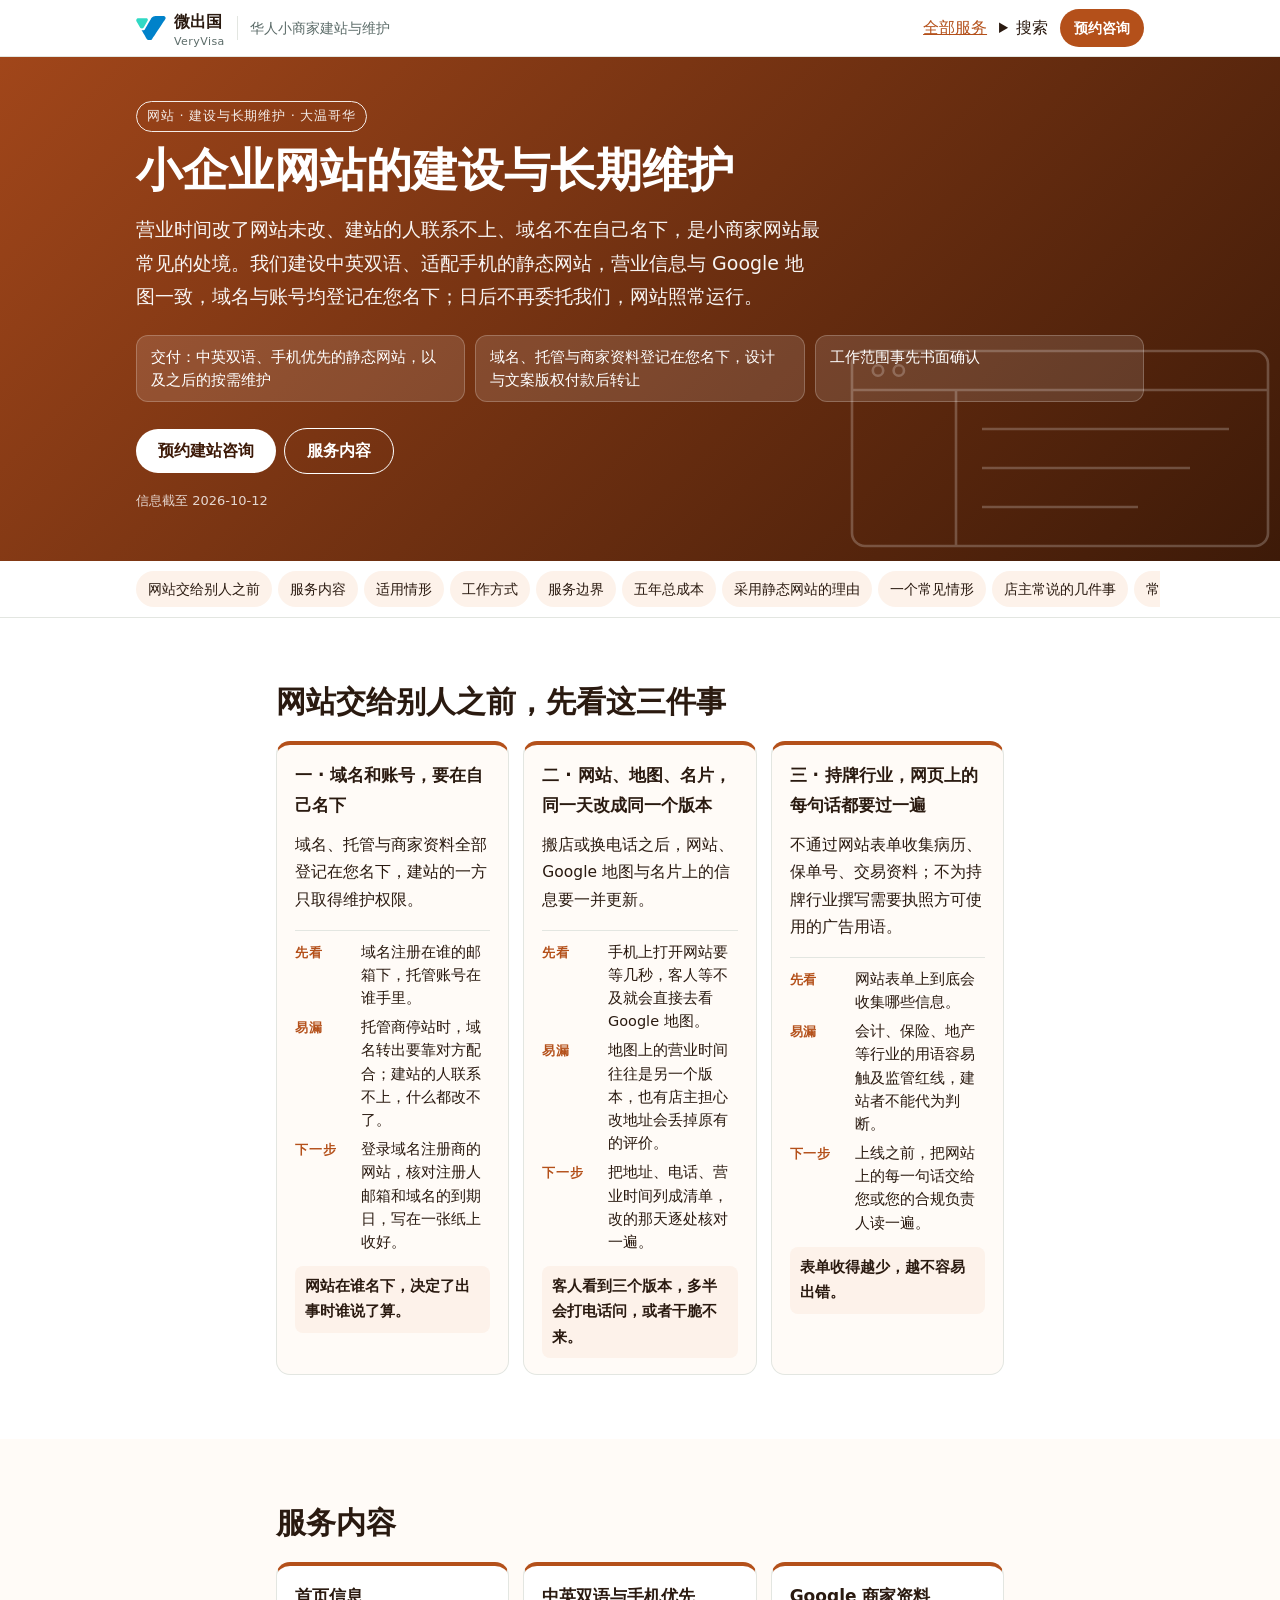
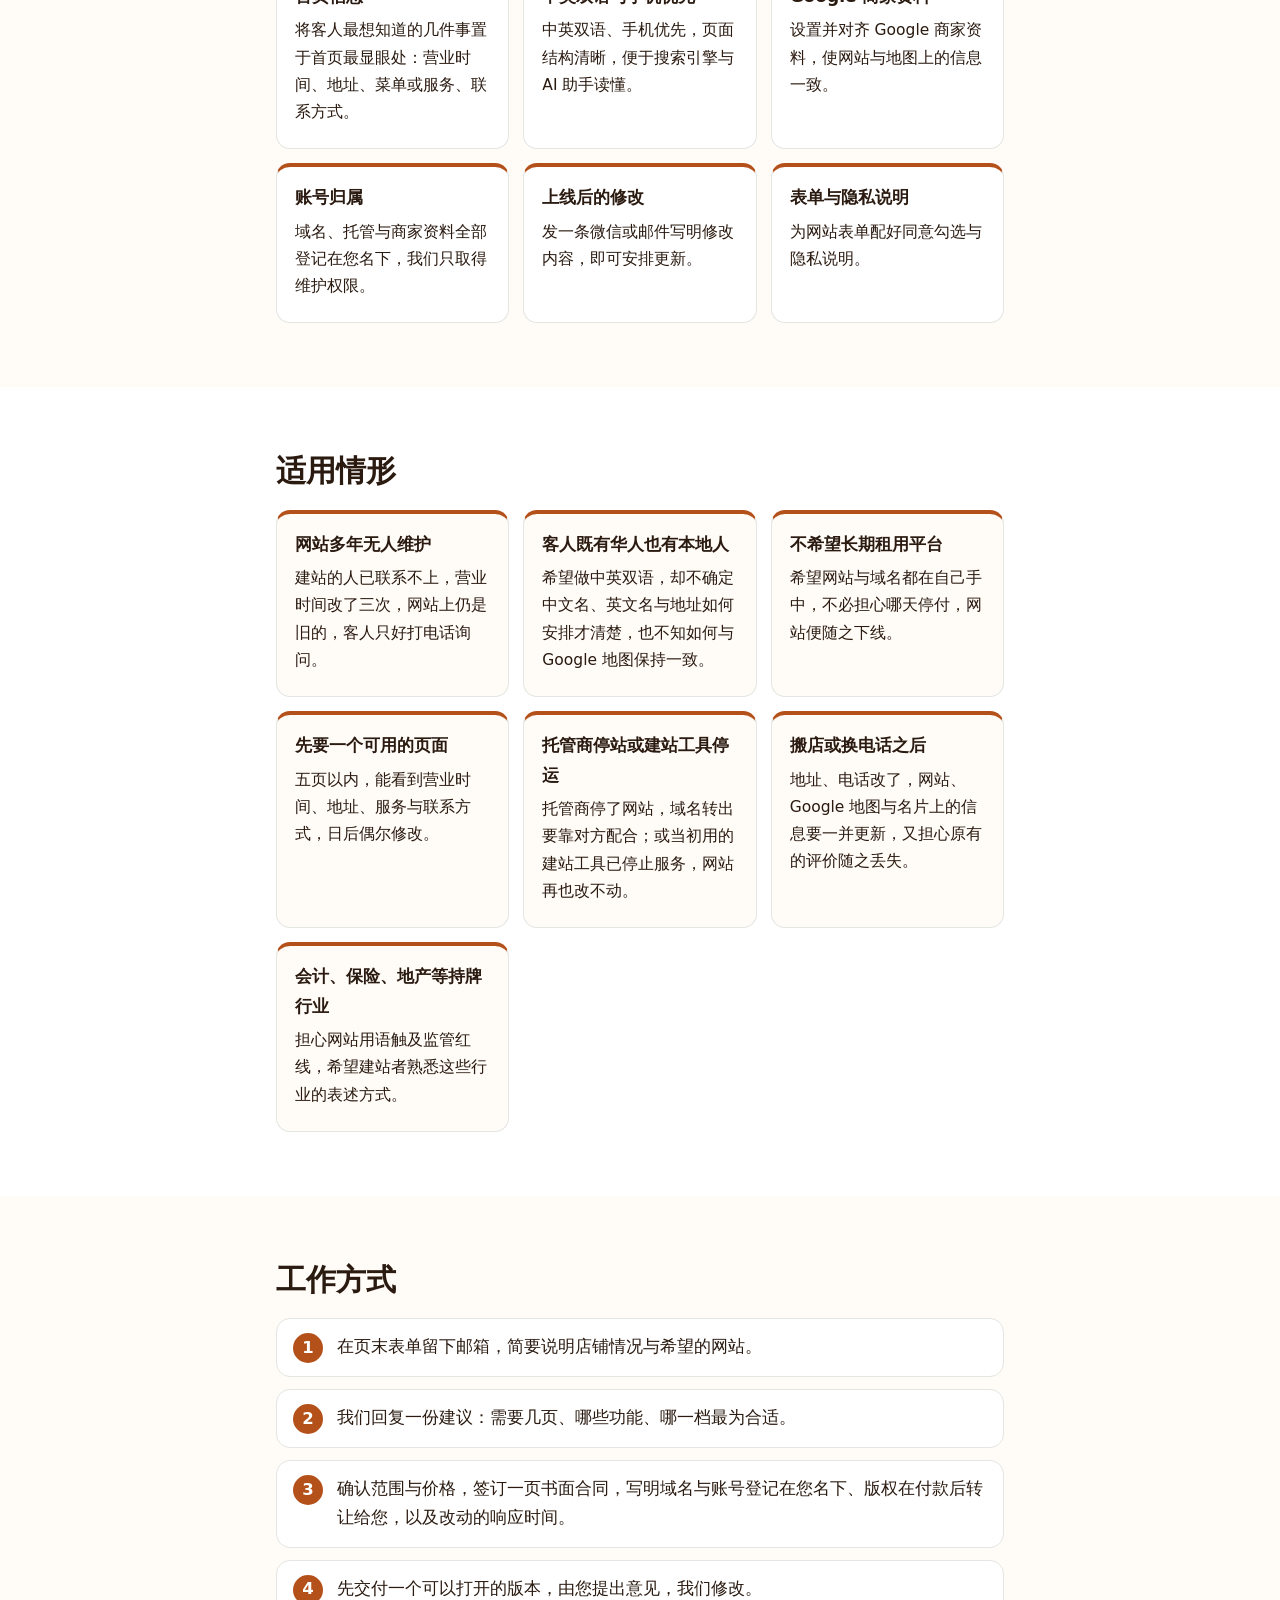
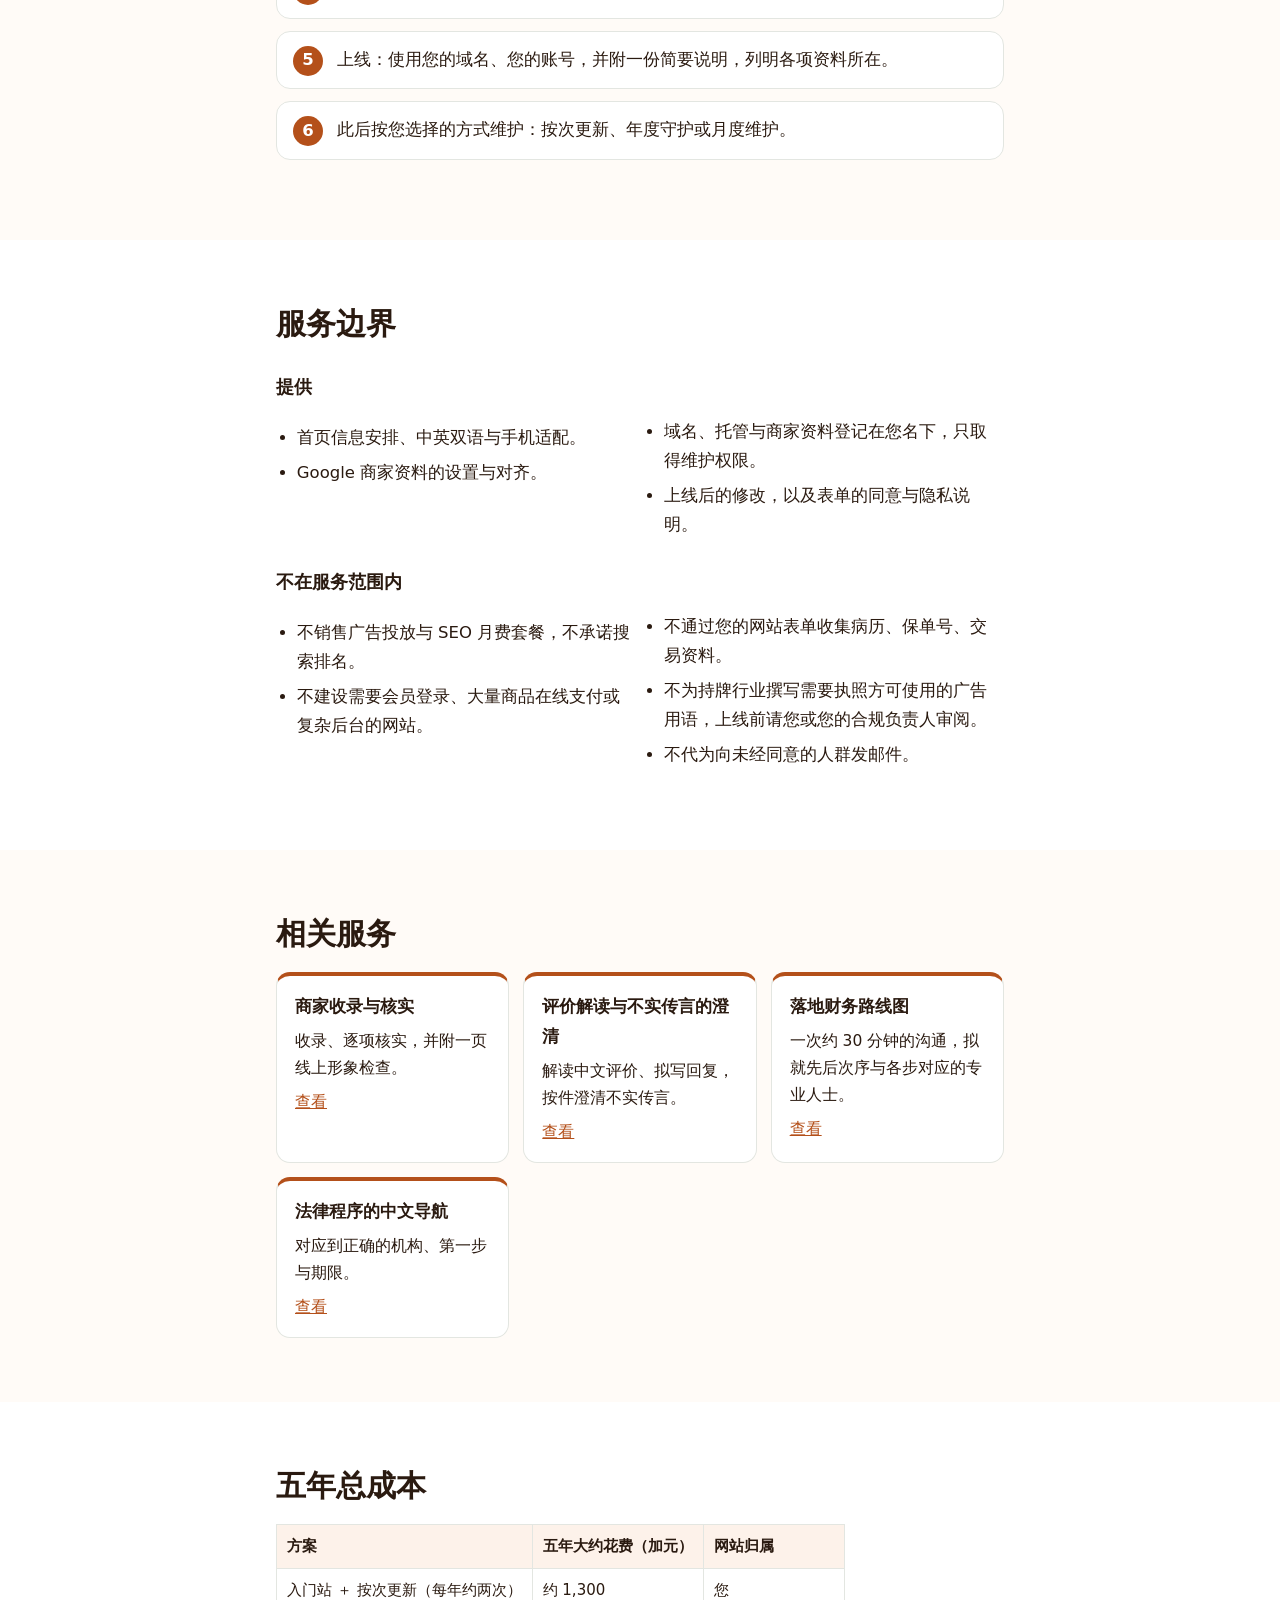
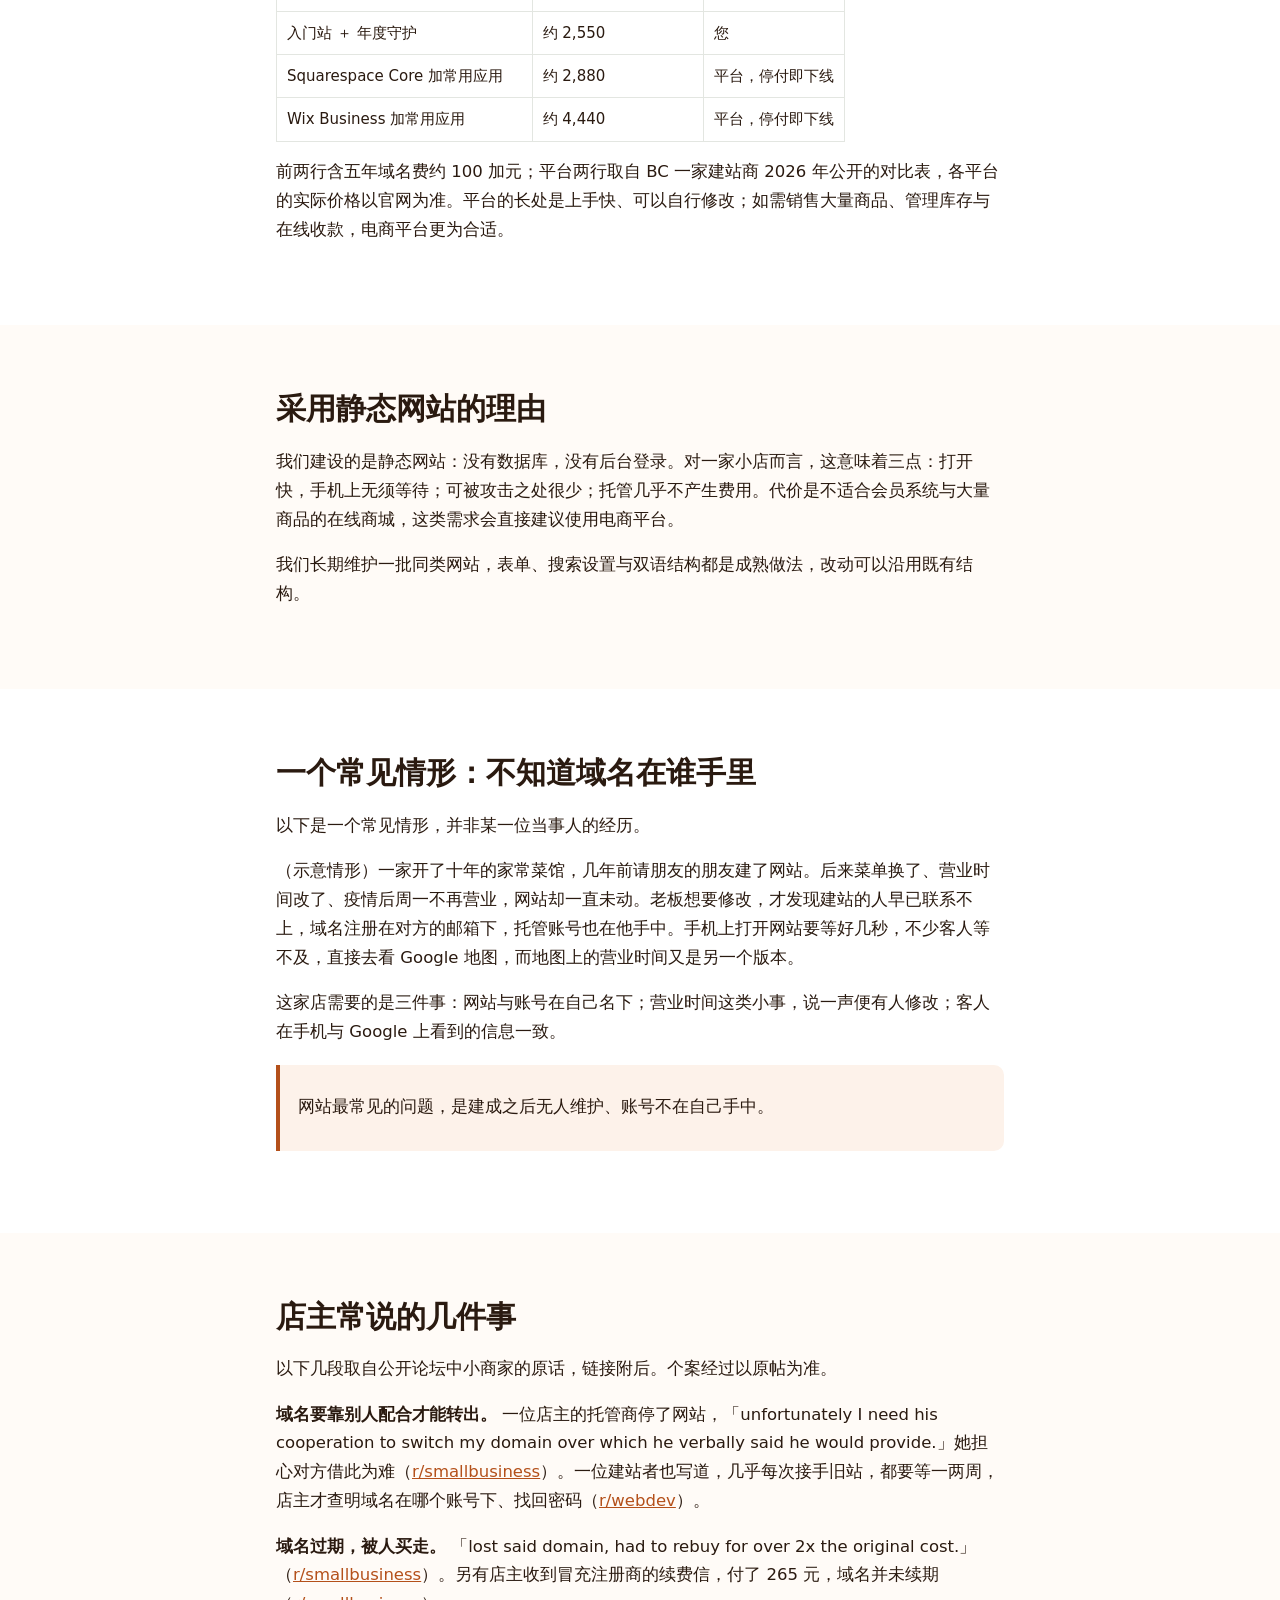
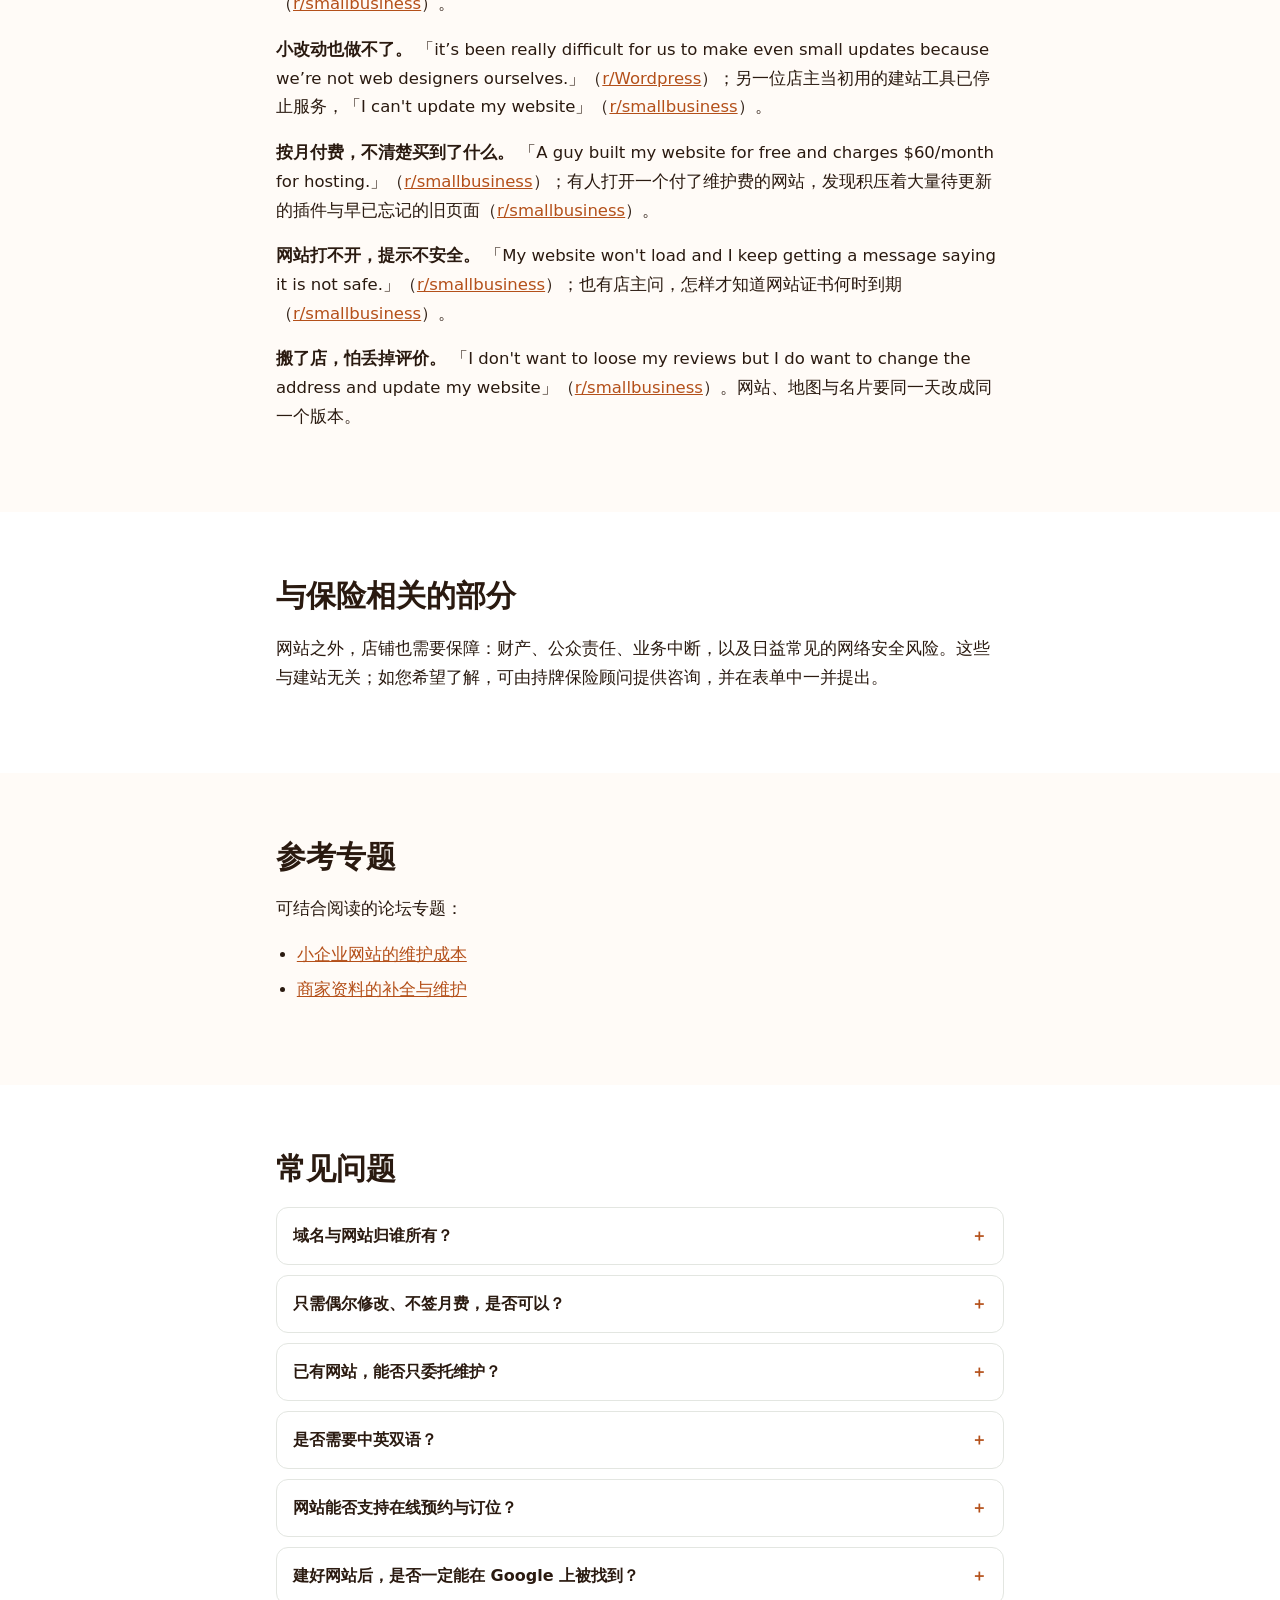
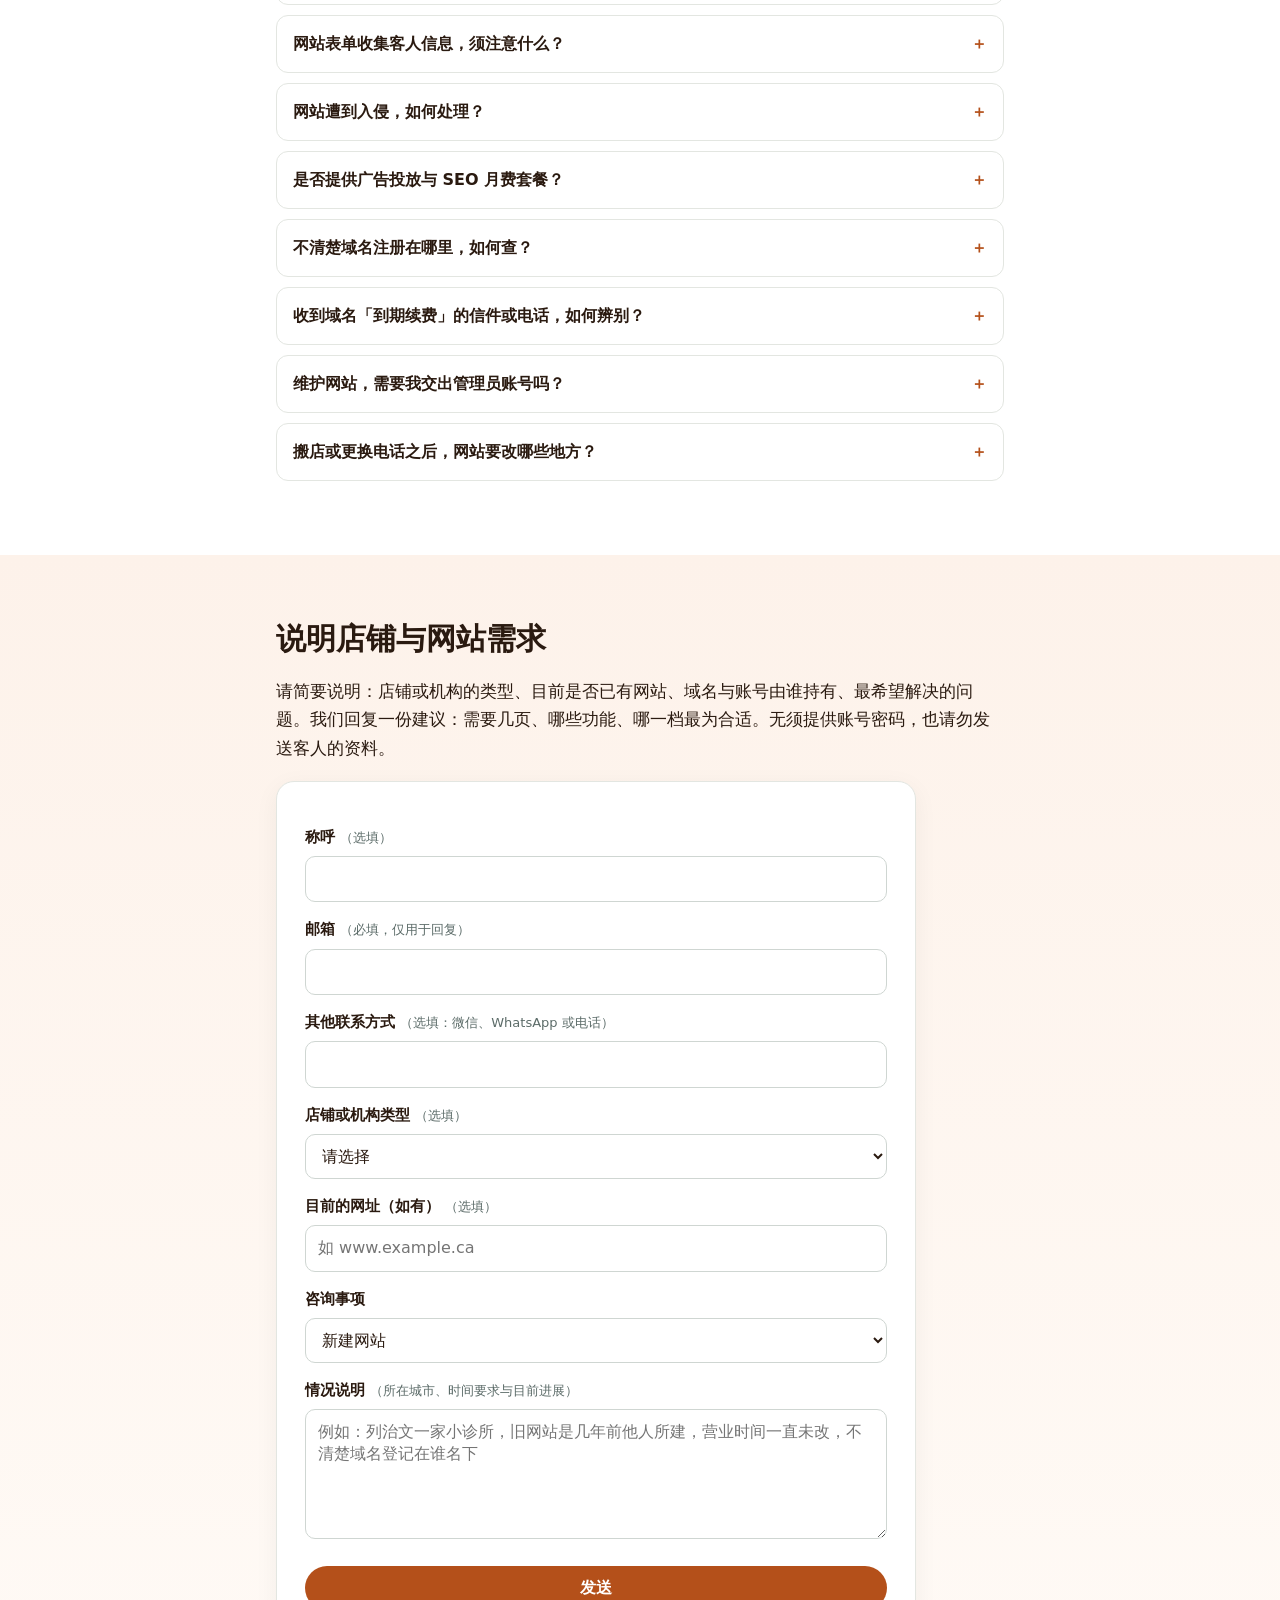
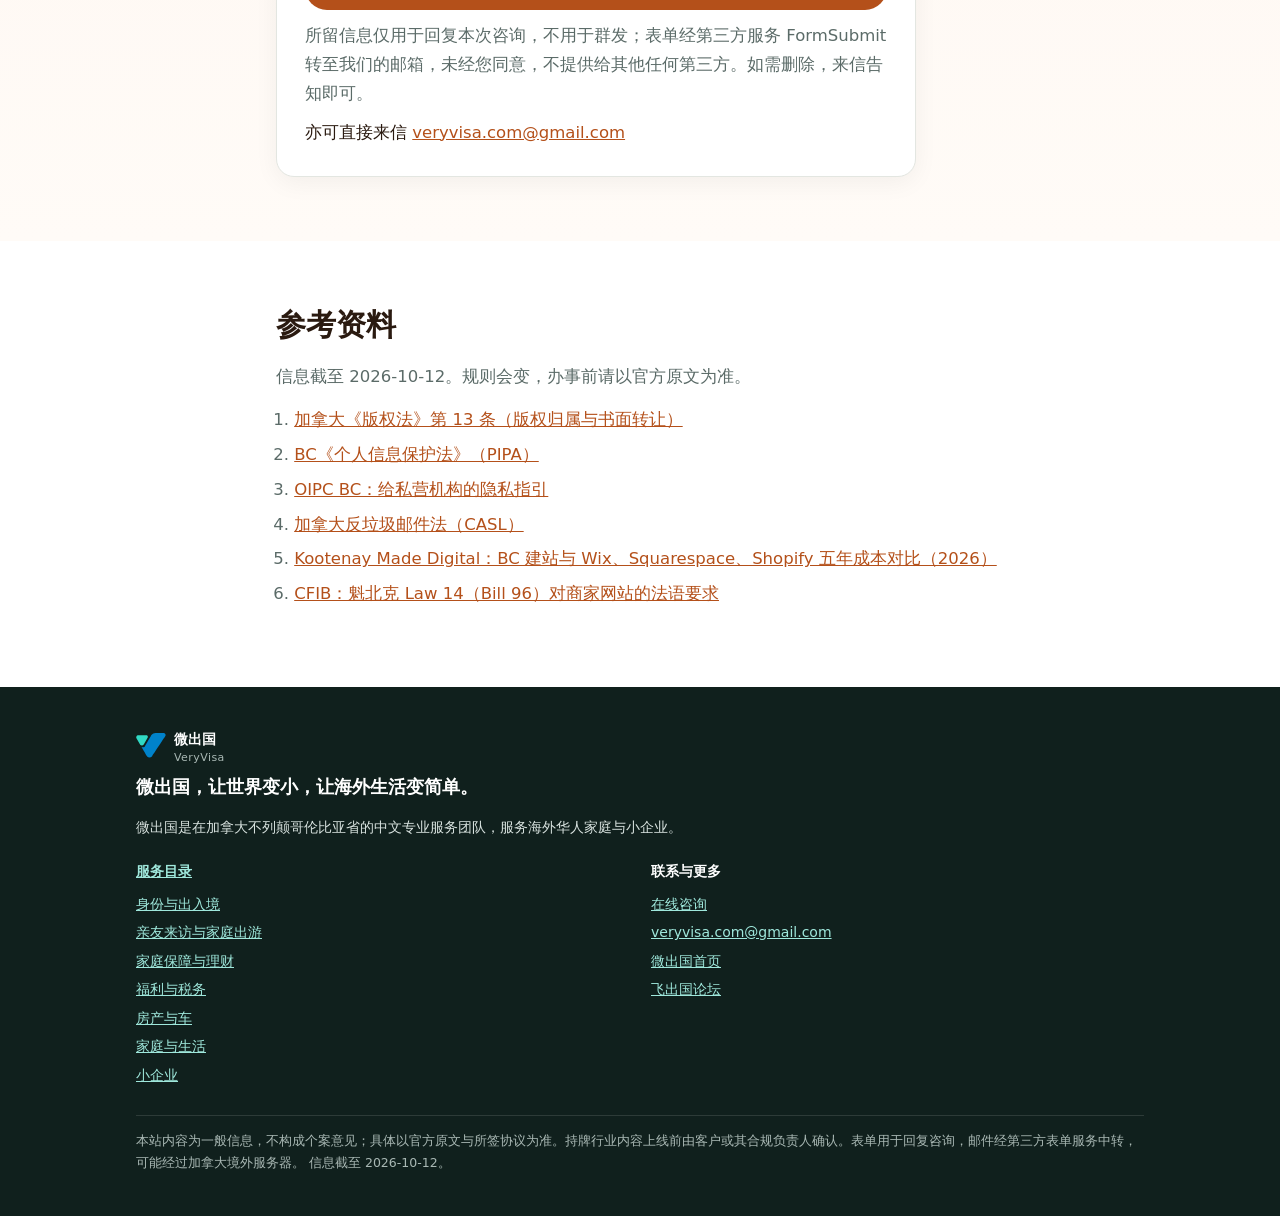
<file: index.html>
<!doctype html>
<html lang="zh-CN">
<head>
<meta charset="utf-8">
<meta name="viewport" content="width=device-width, initial-scale=1, viewport-fit=cover">
<title>小企业网站的建设与长期维护：域名与账号登记在您名下 | 微出国</title>
<meta name="description" content="为大温地区的餐馆、诊所、补习机构、装修、会计与保险地产等小企业建设中英双语、手机优先的静态网站，域名与账号登记在您名下。">
<meta name="keywords" content="温哥华建站,华人网站设计,小店网站,中英双语网站,网站维护,Google 商家资料,域名归属,Vancouver small business website,bilingual website Chinese,website maintenance BC">
<link rel="canonical" href="https://veryvisa.github.io/chinese-small-business-website-care/">
<meta name="theme-color" content="#3d1a08">
<meta property="og:type" content="website">
<meta property="og:locale" content="zh_CN">
<meta property="og:site_name" content="微出国 VeryVisa">
<meta property="og:title" content="小企业网站的建设与长期维护">
<meta property="og:description" content="为大温地区的餐馆、诊所、补习机构、装修、会计与保险地产等小企业建设中英双语、手机优先的静态网站，域名与账号登记在您名下。">
<meta property="og:url" content="https://veryvisa.github.io/chinese-small-business-website-care/">

<meta name="twitter:card" content="summary">
<link rel="icon" href="assets/mark.svg" type="image/svg+xml">
<link rel="alternate" type="text/plain" href="llms.txt" title="llms.txt">
<link rel="stylesheet" href="assets/site.css">
<style>:root{--accent:#b4501a;--accent-ink:#ffffff;--soft:#fdf2ea;--ink:#2a1a10;--bg:#fffbf7;--hero-a:#a1461a;--hero-b:#3d1a08;--hero-ink:#ffffff}</style>
<script type="application/ld+json">
{
 "@context": "https://schema.org",
 "@graph": [
  {
   "@type": "Organization",
   "@id": "https://veryvisa.github.io/#org",
   "name": "微出国 VeryVisa",
   "alternateName": [
    "微出国",
    "VeryVisa"
   ],
   "url": "https://veryvisa.github.io/",
   "slogan": "微出国，让世界变小，让海外生活变简单。",
   "description": "微出国是在加拿大不列颠哥伦比亚省的中文专业服务团队，服务海外华人家庭与小企业。",
   "email": "veryvisa.com@gmail.com"
  },
  {
   "@type": "Service",
   "@id": "https://veryvisa.github.io/chinese-small-business-website-care/#service",
   "name": "华人小商家中英双语网站建设与长期维护",
   "serviceType": "Small business website design, bilingual content and ongoing maintenance",
   "description": "为大温地区的餐馆、诊所、补习机构、装修、会计与保险地产等小企业建设中英双语、手机优先的静态网站，域名与账号登记在您名下。",
   "provider": {
    "@id": "https://veryvisa.github.io/#org"
   },
   "url": "https://veryvisa.github.io/chinese-small-business-website-care/",
   "inLanguage": "zh-CN",
   "areaServed": [
    {
     "@type": "AdministrativeArea",
     "name": "British Columbia"
    },
    {
     "@type": "AdministrativeArea",
     "name": "Canada"
    }
   ],
   "audience": {
    "@type": "Audience",
    "audienceType": "大温哥华地区的华人小商家与专业人士"
   }
  },
  {
   "@type": "WebPage",
   "@id": "https://veryvisa.github.io/chinese-small-business-website-care/",
   "url": "https://veryvisa.github.io/chinese-small-business-website-care/",
   "name": "小企业网站的建设与长期维护：域名与账号登记在您名下 | 微出国",
   "description": "为大温地区的餐馆、诊所、补习机构、装修、会计与保险地产等小企业建设中英双语、手机优先的静态网站，域名与账号登记在您名下。",
   "inLanguage": "zh-CN",
   "dateModified": "2026-10-12",
   "about": {
    "@id": "https://veryvisa.github.io/chinese-small-business-website-care/#service"
   },
   "publisher": {
    "@id": "https://veryvisa.github.io/#org"
   }
  },
  {
   "@type": "FAQPage",
   "@id": "https://veryvisa.github.io/chinese-small-business-website-care/#faq",
   "mainEntity": [
    {
     "@type": "Question",
     "name": "域名与网站归谁所有？",
     "acceptedAnswer": {
      "@type": "Answer",
      "text": "归您所有。域名、托管与 Google 商家资料都以您的账号注册，我们只取得维护权限；合同中写明设计与文案的版权在付款后转让给您，第三方素材按其许可使用。加拿大《版权法》规定版权转让须书面签字，因此这一条必须写入合同。"
     }
    },
    {
     "@type": "Question",
     "name": "只需偶尔修改、不签月费，是否可以？",
     "acceptedAnswer": {
      "@type": "Answer",
      "text": "可以，按次更新每次 50 加元。一年修改两三次的店铺，这种方式最为经济。"
     }
    },
    {
     "@type": "Question",
     "name": "已有网站，能否只委托维护？",
     "acceptedAnswer": {
      "@type": "Answer",
      "text": "可以。先查明现有的域名、托管与商家资料登记在谁名下、能否取回，再提供一份接手方案。不少店铺的第一步，是把账号取回自己手中。"
     }
    },
    {
     "@type": "Question",
     "name": "是否需要中英双语？",
     "acceptedAnswer": {
      "@type": "Answer",
      "text": "客人中既有华人也有本地人的，建议采用。店名、地址、营业时间的中英文如何安排、如何与 Google 地图保持一致，会一并理顺。如需向魁北克的客人进行商业销售，还须另备法语版本。"
     }
    },
    {
     "@type": "Question",
     "name": "网站能否支持在线预约与订位？",
     "acceptedAnswer": {
      "@type": "Answer",
      "text": "可以接入成熟的第三方预约服务。我们不自行开发预约系统，也不建设需要会员登录、大量商品在线支付的电商站，这类需求更适合电商平台。"
     }
    },
    {
     "@type": "Question",
     "name": "建好网站后，是否一定能在 Google 上被找到？",
     "acceptedAnswer": {
      "@type": "Answer",
      "text": "任何人都无法承诺排名。我们把页面结构写清楚，使名称、地址、电话、营业时间与 Google 商家资料保持一致，并加上结构化数据，让搜索引擎与 AI 助手更容易读懂您的店铺。"
     }
    },
    {
     "@type": "Question",
     "name": "网站表单收集客人信息，须注意什么？",
     "acceptedAnswer": {
      "@type": "Answer",
      "text": "BC 的个人信息保护法（PIPA）要求说明收集用途、取得同意、只收集必要的信息。我们会配好隐私说明与同意勾选；病历、保单号、交易资料这类敏感信息，不通过网站表单收集。"
     }
    },
    {
     "@type": "Question",
     "name": "网站遭到入侵，如何处理？",
     "acceptedAnswer": {
      "@type": "Answer",
      "text": "我们建设的是静态网站，没有数据库与后台登录，可被攻击之处很少；同时保留备份，出现问题可以回退到上一版。"
     }
    },
    {
     "@type": "Question",
     "name": "是否提供广告投放与 SEO 月费套餐？",
     "acceptedAnswer": {
      "@type": "Answer",
      "text": "不提供。我们只做网站本身与基础的搜索设置，不销售广告，也不销售长期 SEO 套餐。"
     }
    },
    {
     "@type": "Question",
     "name": "不清楚域名注册在哪里，如何查？",
     "acceptedAnswer": {
      "@type": "Answer",
      "text": "可在 ICANN Lookup 输入域名，查到注册商与到期日；.ca 域名同样可查到注册商。知道注册商之后，用注册时的邮箱找回账号。如果账号在前建站者名下，请对方把域名转入您自己的账号，这一步宜书面确认。"
     }
    },
    {
     "@type": "Question",
     "name": "收到域名「到期续费」的信件或电话，如何辨别？",
     "acceptedAnswer": {
      "@type": "Answer",
      "text": "只在您自己的注册商账号里续费。寄到店里的续费账单、来电催缴，先核对发件公司是否就是您的注册商；不是的，不予理会。论坛上有店主付了 265 元，域名并未续期。"
     }
    },
    {
     "@type": "Question",
     "name": "维护网站，需要我交出管理员账号吗？",
     "acceptedAnswer": {
      "@type": "Answer",
      "text": "不需要交出。域名、托管与 Google 商家资料都以您的账号注册，您为我们添加维护权限即可，不再委托时随时移除。"
     }
    },
    {
     "@type": "Question",
     "name": "搬店或更换电话之后，网站要改哪些地方？",
     "acceptedAnswer": {
      "@type": "Answer",
      "text": "网站上的地址、电话、营业时间、地图链接与结构化数据，Google 商家资料，以及名片与微信上的写法，宜在同一天改成同一个版本。地址变更宜在原有的商家资料中按 Google 的流程提交，不另建新的资料。"
     }
    }
   ]
  }
 ]
}
</script>
</head>
<body>
<header class="vv-top"><div class="wrap">
<a class="vv-brand" href="https://veryvisa.github.io/" aria-label="微出国首页"><svg viewBox="102.305 90.391 73.617 59.957" xmlns="http://www.w3.org/2000/svg">
<path fill="#30D9C4" d="M 107.894531 95.808594 L 127.277344 95.808594 C 127.277344 95.808594 129.507812 95.628906 130.835938 97.679688 C 131.585938 98.910156 131.65625 100.316406 131.082031 101.546875 L 121.609375 117.953125 C 121.609375 117.953125 120.335938 120.65625 117.011719 120.824219 C 113.714844 120.910156 112.242188 118.40625 112.242188 118.40625 L 103.722656 103.652344 C 103.722656 103.652344 102.304688 101.792969 103.09375 99.332031 C 103.878906 96.878906 106.148438 95.773438 107.894531 95.808594 "/>
<path fill="#0082CA" d="M 115.964844 124.792969 C 115.847656 124.59375 116.09375 124.378906 116.277344 124.519531 C 117.195312 125.21875 118.664062 125.902344 120.683594 125.515625 C 122.164062 125.210938 123.550781 124.296875 124.402344 122.757812 C 125.242188 121.300781 138.8125 97.8125 138.8125 97.8125 C 138.8125 97.8125 141.9375 90.917969 150.207031 90.550781 L 169.96875 90.550781 C 169.96875 90.550781 173 90.390625 174.503906 93.40625 C 175.921875 96.433594 173.941406 98.695312 173.667969 99.109375 C 173.394531 99.523438 142.203125 146.726562 142.203125 146.726562 C 142.203125 146.726562 140.003906 150.347656 135.40625 150.347656 C 130.808594 150.347656 128.707031 146.878906 128.417969 146.398438 C 128.175781 145.992188 118.835938 129.78125 115.964844 124.792969 "/></svg><span>微出国<small>VeryVisa</small></span></a>
<span class="vv-site">华人小商家建站与维护</span>
<a class="all-services" href="../services/">全部服务</a>
<details class="service-search"><summary aria-label="搜索服务">搜索</summary><form action="../services/" method="get" role="search"><label for="service-q">查找服务</label><input id="service-q" name="q" type="search" maxlength="100" placeholder="事项或关键词"><button type="submit">搜索</button></form></details>
<a class="vv-cta" href="#contact">预约咨询</a>
</div></header>
<main>
<section class="hero"><div class="motif" aria-hidden="true"><svg viewBox="0 0 400 200" fill="none" stroke="currentColor" stroke-width="2"><rect x="40" y="30" width="320" height="150" rx="10"/><path d="M40 60 H360 M120 60 V180 M140 90 H330 M140 120 H300 M140 150 H260"/><circle cx="60" cy="45" r="4"/><circle cx="76" cy="45" r="4"/></svg></div><div class="wrap">
<p class="kicker">网站 · 建设与长期维护 · 大温哥华</p>
<h1>小企业网站的建设与长期维护</h1>
<p class="sub">营业时间改了网站未改、建站的人联系不上、域名不在自己名下，是小商家网站最常见的处境。我们建设中英双语、适配手机的静态网站，营业信息与 Google 地图一致，域名与账号均登记在您名下；日后不再委托我们，网站照常运行。</p>
<ul class="hero-points"><li>交付：中英双语、手机优先的静态网站，以及之后的按需维护</li><li>域名、托管与商家资料登记在您名下，设计与文案版权付款后转让</li><li>工作范围事先书面确认</li></ul>
<a class="btn btn-primary" href="#contact">预约建站咨询</a><a class="btn btn-ghost" href="#deliver">服务内容</a>
<p class="asof">信息截至 2026-10-12</p>
</div></section>

<nav class="toc" aria-label="本页目录"><div class="wrap"><a href="#at-a-glance">网站交给别人之前</a><a href="#deliver">服务内容</a><a href="#who">适用情形</a><a href="#how">工作方式</a><a href="#scope">服务边界</a><a href="#five-years">五年总成本</a><a href="#why">采用静态网站的理由</a><a href="#story">一个常见情形</a><a href="#asked">店主常说的几件事</a><a href="#faq">常见问题</a><a href="#contact">咨询</a></div></nav>
<section class="sec" id="at-a-glance"><div class="wrap narrow"><h2>网站交给别人之前，先看这三件事</h2>
<div class="cards kcards"><article class="card kcard" id="card-own-account"><h3>一 · 域名和账号，要在自己名下</h3><div class="kc-body"><p>域名、托管与商家资料全部登记在您名下，建站的一方只取得维护权限。</p></div><dl class="kc-guide"><div><dt>先看</dt><dd>域名注册在谁的邮箱下，托管账号在谁手里。</dd></div><div><dt>易漏</dt><dd>托管商停站时，域名转出要靠对方配合；建站的人联系不上，什么都改不了。</dd></div><div><dt>下一步</dt><dd>登录域名注册商的网站，核对注册人邮箱和域名的到期日，写在一张纸上收好。</dd></div></dl><p class="kc-take">网站在谁名下，决定了出事时谁说了算。</p></article><article class="card kcard" id="card-same-version"><h3>二 · 网站、地图、名片，同一天改成同一个版本</h3><div class="kc-body"><p>搬店或换电话之后，网站、Google 地图与名片上的信息要一并更新。</p></div><dl class="kc-guide"><div><dt>先看</dt><dd>手机上打开网站要等几秒，客人等不及就会直接去看 Google 地图。</dd></div><div><dt>易漏</dt><dd>地图上的营业时间往往是另一个版本，也有店主担心改地址会丢掉原有的评价。</dd></div><div><dt>下一步</dt><dd>把地址、电话、营业时间列成清单，改的那天逐处核对一遍。</dd></div></dl><p class="kc-take">客人看到三个版本，多半会打电话问，或者干脆不来。</p></article><article class="card kcard" id="card-licensed-trades"><h3>三 · 持牌行业，网页上的每句话都要过一遍</h3><div class="kc-body"><p>不通过网站表单收集病历、保单号、交易资料；不为持牌行业撰写需要执照方可使用的广告用语。</p></div><dl class="kc-guide"><div><dt>先看</dt><dd>网站表单上到底会收集哪些信息。</dd></div><div><dt>易漏</dt><dd>会计、保险、地产等行业的用语容易触及监管红线，建站者不能代为判断。</dd></div><div><dt>下一步</dt><dd>上线之前，把网站上的每一句话交给您或您的合规负责人读一遍。</dd></div></dl><p class="kc-take">表单收得越少，越不容易出错。</p></article></div>
</div></section><section class="sec" id="deliver"><div class="wrap narrow"><h2>服务内容</h2>
<div class="cards"><div class="card"><h3>首页信息</h3><p>将客人最想知道的几件事置于首页最显眼处：营业时间、地址、菜单或服务、联系方式。</p></div><div class="card"><h3>中英双语与手机优先</h3><p>中英双语、手机优先，页面结构清晰，便于搜索引擎与 AI 助手读懂。</p></div><div class="card"><h3>Google 商家资料</h3><p>设置并对齐 Google 商家资料，使网站与地图上的信息一致。</p></div><div class="card"><h3>账号归属</h3><p>域名、托管与商家资料全部登记在您名下，我们只取得维护权限。</p></div><div class="card"><h3>上线后的修改</h3><p>发一条微信或邮件写明修改内容，即可安排更新。</p></div><div class="card"><h3>表单与隐私说明</h3><p>为网站表单配好同意勾选与隐私说明。</p></div></div>
</div></section><section class="sec" id="who"><div class="wrap narrow"><h2>适用情形</h2>
<div class="cards"><div class="card"><h3>网站多年无人维护</h3><p>建站的人已联系不上，营业时间改了三次，网站上仍是旧的，客人只好打电话询问。</p></div><div class="card"><h3>客人既有华人也有本地人</h3><p>希望做中英双语，却不确定中文名、英文名与地址如何安排才清楚，也不知如何与 Google 地图保持一致。</p></div><div class="card"><h3>不希望长期租用平台</h3><p>希望网站与域名都在自己手中，不必担心哪天停付，网站便随之下线。</p></div><div class="card"><h3>先要一个可用的页面</h3><p>五页以内，能看到营业时间、地址、服务与联系方式，日后偶尔修改。</p></div><div class="card"><h3>托管商停站或建站工具停运</h3><p>托管商停了网站，域名转出要靠对方配合；或当初用的建站工具已停止服务，网站再也改不动。</p></div><div class="card"><h3>搬店或换电话之后</h3><p>地址、电话改了，网站、Google 地图与名片上的信息要一并更新，又担心原有的评价随之丢失。</p></div><div class="card"><h3>会计、保险、地产等持牌行业</h3><p>担心网站用语触及监管红线，希望建站者熟悉这些行业的表述方式。</p></div></div>
</div></section><section class="sec" id="how"><div class="wrap narrow"><h2>工作方式</h2>
<ol class="steps"><li>在页末表单留下邮箱，简要说明店铺情况与希望的网站。</li><li>我们回复一份建议：需要几页、哪些功能、哪一档最为合适。</li><li>确认范围与价格，签订一页书面合同，写明域名与账号登记在您名下、版权在付款后转让给您，以及改动的响应时间。</li><li>先交付一个可以打开的版本，由您提出意见，我们修改。</li><li>上线：使用您的域名、您的账号，并附一份简要说明，列明各项资料所在。</li><li>此后按您选择的方式维护：按次更新、年度守护或月度维护。</li></ol>
</div></section><section class="sec" id="scope"><div class="wrap narrow"><h2>服务边界</h2>
<div class="split-list"><h3>提供</h3>
<ul><li>首页信息安排、中英双语与手机适配。</li><li>Google 商家资料的设置与对齐。</li><li>域名、托管与商家资料登记在您名下，只取得维护权限。</li><li>上线后的修改，以及表单的同意与隐私说明。</li></ul>
<h3>不在服务范围内</h3>
<ul><li>不销售广告投放与 SEO 月费套餐，不承诺搜索排名。</li><li>不建设需要会员登录、大量商品在线支付或复杂后台的网站。</li><li>不通过您的网站表单收集病历、保单号、交易资料。</li><li>不为持牌行业撰写需要执照方可使用的广告用语，上线前请您或您的合规负责人审阅。</li><li>不代为向未经同意的人群发邮件。</li></ul></div>
</div></section><section class="sec" id="related"><div class="wrap narrow"><h2>相关服务</h2><div class="cards"><div class="card" data-service="business.directory"><h3>商家收录与核实</h3><p>收录、逐项核实，并附一页线上形象检查。</p><a href="../bc-chinese-business-directory-promotion/">查看</a></div><div class="card" data-service="business.reputation"><h3>评价解读与不实传言的澄清</h3><p>解读中文评价、拟写回复，按件澄清不实传言。</p><a href="../bc-chinese-business-directory-promotion/#reviews">查看</a></div><div class="card" data-service="finance.financial-roadmap"><h3>落地财务路线图</h3><p>一次约 30 分钟的沟通，拟就先后次序与各步对应的专业人士。</p><a href="../canada-personal-business-financial-consulting/">查看</a></div><div class="card" data-service="family.legal"><h3>法律程序的中文导航</h3><p>对应到正确的机构、第一步与期限。</p><a href="../canada-legal-support-navigation/">查看</a></div></div></div></section><section class="sec" id="five-years"><div class="wrap narrow"><h2>五年总成本</h2>
<table><thead><tr><th>方案</th><th>五年大约花费（加元）</th><th>网站归属</th></tr></thead><tbody><tr><td>入门站 ＋ 按次更新（每年约两次）</td><td>约 1,300</td><td>您</td></tr><tr><td>入门站 ＋ 年度守护</td><td>约 2,550</td><td>您</td></tr><tr><td>Squarespace Core 加常用应用</td><td>约 2,880</td><td>平台，停付即下线</td></tr><tr><td>Wix Business 加常用应用</td><td>约 4,440</td><td>平台，停付即下线</td></tr></tbody></table>
<p>前两行含五年域名费约 100 加元；平台两行取自 BC 一家建站商 2026 年公开的对比表，各平台的实际价格以官网为准。平台的长处是上手快、可以自行修改；如需销售大量商品、管理库存与在线收款，电商平台更为合适。</p>
</div></section><section class="sec" id="why"><div class="wrap narrow"><h2>采用静态网站的理由</h2>
<p>我们建设的是静态网站：没有数据库，没有后台登录。对一家小店而言，这意味着三点：打开快，手机上无须等待；可被攻击之处很少；托管几乎不产生费用。代价是不适合会员系统与大量商品的在线商城，这类需求会直接建议使用电商平台。</p>
<p>我们长期维护一批同类网站，表单、搜索设置与双语结构都是成熟做法，改动可以沿用既有结构。</p>
</div></section><section class="sec" id="story"><div class="wrap narrow"><h2>一个常见情形：不知道域名在谁手里</h2>
<p>以下是一个常见情形，并非某一位当事人的经历。</p>
<p>（示意情形）一家开了十年的家常菜馆，几年前请朋友的朋友建了网站。后来菜单换了、营业时间改了、疫情后周一不再营业，网站却一直未动。老板想要修改，才发现建站的人早已联系不上，域名注册在对方的邮箱下，托管账号也在他手中。手机上打开网站要等好几秒，不少客人等不及，直接去看 Google 地图，而地图上的营业时间又是另一个版本。</p>
<p>这家店需要的是三件事：网站与账号在自己名下；营业时间这类小事，说一声便有人修改；客人在手机与 Google 上看到的信息一致。</p>
<blockquote><p>网站最常见的问题，是建成之后无人维护、账号不在自己手中。</p></blockquote>
</div></section><section class="sec" id="asked"><div class="wrap narrow"><h2>店主常说的几件事</h2>
<p>以下几段取自公开论坛中小商家的原话，链接附后。个案经过以原帖为准。</p>
<p><strong>域名要靠别人配合才能转出。</strong> 一位店主的托管商停了网站，「unfortunately I need his cooperation to switch my domain over which he verbally said he would provide.」她担心对方借此为难（<a href="https://www.reddit.com/r/smallbusiness/comments/1q64ime/web_host_deactivated_my_website_what_are_my/" rel="noopener" target="_blank">r/smallbusiness</a>）。一位建站者也写道，几乎每次接手旧站，都要等一两周，店主才查明域名在哪个账号下、找回密码（<a href="https://www.reddit.com/r/webdev/comments/1qso234/how_do_you_handle_clients_who_have_no_idea_where/" rel="noopener" target="_blank">r/webdev</a>）。</p>
<p><strong>域名过期，被人买走。</strong> 「lost said domain, had to rebuy for over 2x the original cost.」（<a href="https://www.reddit.com/r/smallbusiness/comments/i74f8e/learn_from_my_mistake_go_check_your_domain/" rel="noopener" target="_blank">r/smallbusiness</a>）。另有店主收到冒充注册商的续费信，付了 265 元，域名并未续期（<a href="https://www.reddit.com/r/smallbusiness/comments/1v3txuh/psa_dont_get_scammed_by_predatory_domain_renewal/" rel="noopener" target="_blank">r/smallbusiness</a>）。</p>
<p><strong>小改动也做不了。</strong> 「it’s been really difficult for us to make even small updates because we’re not web designers ourselves.」（<a href="https://www.reddit.com/r/Wordpress/comments/1u6lply/elementor_alternative/" rel="noopener" target="_blank">r/Wordpress</a>）；另一位店主当初用的建站工具已停止服务，「I can&#x27;t update my website」（<a href="https://www.reddit.com/r/smallbusiness/comments/1tqmv6k/need_new_website_builder_already_have_domain_name/" rel="noopener" target="_blank">r/smallbusiness</a>）。</p>
<p><strong>按月付费，不清楚买到了什么。</strong> 「A guy built my website for free and charges $60/month for hosting.」（<a href="https://www.reddit.com/r/smallbusiness/comments/1ur56i0/a_guy_built_my_website_for_free_and_charges/" rel="noopener" target="_blank">r/smallbusiness</a>）；有人打开一个付了维护费的网站，发现积压着大量待更新的插件与早已忘记的旧页面（<a href="https://www.reddit.com/r/smallbusiness/comments/w5foob/stop_paying_unnecessary_website_maintenance_fees/" rel="noopener" target="_blank">r/smallbusiness</a>）。</p>
<p><strong>网站打不开，提示不安全。</strong> 「My website won&#x27;t load and I keep getting a message saying it is not safe.」（<a href="https://www.reddit.com/r/smallbusiness/comments/1rq18oa/my_website_wont_load/" rel="noopener" target="_blank">r/smallbusiness</a>）；也有店主问，怎样才知道网站证书何时到期（<a href="https://www.reddit.com/r/smallbusiness/comments/1nvbvhc/small_business_owners_how_do_you_know_when_your/" rel="noopener" target="_blank">r/smallbusiness</a>）。</p>
<p><strong>搬了店，怕丢掉评价。</strong> 「I don&#x27;t want to loose my reviews but I do want to change the address and update my website」（<a href="https://www.reddit.com/r/smallbusiness/comments/1ir77fq/moved_my_small_business_from_the_uk_to_australia/" rel="noopener" target="_blank">r/smallbusiness</a>）。网站、地图与名片要同一天改成同一个版本。</p>
</div></section><section class="sec" id="insurance"><div class="wrap narrow"><h2>与保险相关的部分</h2>
<p>网站之外，店铺也需要保障：财产、公众责任、业务中断，以及日益常见的网络安全风险。这些与建站无关；如您希望了解，可由持牌保险顾问提供咨询，并在表单中一并提出。</p>
</div></section>
<section class="sec" id="forum-topics"><div class="wrap narrow"><h2>参考专题</h2><p>可结合阅读的论坛专题：</p><ul><li><a href="https://bbs.fcgvisa.com/t/60700">小企业网站的维护成本</a></li><li><a href="https://bbs.fcgvisa.com/t/60798">商家资料的补全与维护</a></li></ul></div></section><section class="sec faq" id="faq"><div class="wrap narrow"><h2>常见问题</h2><details><summary>域名与网站归谁所有？</summary><p>归您所有。域名、托管与 Google 商家资料都以您的账号注册，我们只取得维护权限；合同中写明设计与文案的版权在付款后转让给您，第三方素材按其许可使用。加拿大《版权法》规定版权转让须书面签字，因此这一条必须写入合同。</p></details><details><summary>只需偶尔修改、不签月费，是否可以？</summary><p>可以，按次更新每次 50 加元。一年修改两三次的店铺，这种方式最为经济。</p></details><details><summary>已有网站，能否只委托维护？</summary><p>可以。先查明现有的域名、托管与商家资料登记在谁名下、能否取回，再提供一份接手方案。不少店铺的第一步，是把账号取回自己手中。</p></details><details><summary>是否需要中英双语？</summary><p>客人中既有华人也有本地人的，建议采用。店名、地址、营业时间的中英文如何安排、如何与 Google 地图保持一致，会一并理顺。如需向魁北克的客人进行商业销售，还须另备法语版本。</p></details><details><summary>网站能否支持在线预约与订位？</summary><p>可以接入成熟的第三方预约服务。我们不自行开发预约系统，也不建设需要会员登录、大量商品在线支付的电商站，这类需求更适合电商平台。</p></details><details><summary>建好网站后，是否一定能在 Google 上被找到？</summary><p>任何人都无法承诺排名。我们把页面结构写清楚，使名称、地址、电话、营业时间与 Google 商家资料保持一致，并加上结构化数据，让搜索引擎与 AI 助手更容易读懂您的店铺。</p></details><details><summary>网站表单收集客人信息，须注意什么？</summary><p>BC 的个人信息保护法（PIPA）要求说明收集用途、取得同意、只收集必要的信息。我们会配好隐私说明与同意勾选；病历、保单号、交易资料这类敏感信息，不通过网站表单收集。</p></details><details><summary>网站遭到入侵，如何处理？</summary><p>我们建设的是静态网站，没有数据库与后台登录，可被攻击之处很少；同时保留备份，出现问题可以回退到上一版。</p></details><details><summary>是否提供广告投放与 SEO 月费套餐？</summary><p>不提供。我们只做网站本身与基础的搜索设置，不销售广告，也不销售长期 SEO 套餐。</p></details><details><summary>不清楚域名注册在哪里，如何查？</summary><p>可在 <a href="https://lookup.icann.org/" rel="noopener" target="_blank">ICANN Lookup</a> 输入域名，查到注册商与到期日；.ca 域名同样可查到注册商。知道注册商之后，用注册时的邮箱找回账号。如果账号在前建站者名下，请对方把域名转入您自己的账号，这一步宜书面确认。</p></details><details><summary>收到域名「到期续费」的信件或电话，如何辨别？</summary><p>只在您自己的注册商账号里续费。寄到店里的续费账单、来电催缴，先核对发件公司是否就是您的注册商；不是的，不予理会。论坛上有店主付了 265 元，域名并未续期。</p></details><details><summary>维护网站，需要我交出管理员账号吗？</summary><p>不需要交出。域名、托管与 Google 商家资料都以您的账号注册，您为我们添加维护权限即可，不再委托时随时移除。</p></details><details><summary>搬店或更换电话之后，网站要改哪些地方？</summary><p>网站上的地址、电话、营业时间、地图链接与结构化数据，Google 商家资料，以及名片与微信上的写法，宜在同一天改成同一个版本。地址变更宜在原有的商家资料中按 Google 的流程提交，不另建新的资料。</p></details></div></section>

<section class="sec contact" id="contact"><div class="wrap narrow">
<h2>说明店铺与网站需求</h2>
<p>请简要说明：店铺或机构的类型、目前是否已有网站、域名与账号由谁持有、最希望解决的问题。我们回复一份建议：需要几页、哪些功能、哪一档最为合适。无须提供账号密码，也请勿发送客人的资料。</p>
<form class="form" data-vv-form action="https://formsubmit.co/ajax/veryvisa.com@gmail.com" method="POST" data-mailto="mailto:veryvisa.com@gmail.com?subject=%5B%E5%BE%AE%E5%87%BA%E5%9B%BD%C2%B7%E5%8D%8E%E4%BA%BA%E5%B0%8F%E5%95%86%E5%AE%B6%E5%BB%BA%E7%AB%99%E4%B8%8E%E7%BB%B4%E6%8A%A4%5D%20%E5%92%A8%E8%AF%A2">
  <input type="hidden" name="_subject" value="[微出国·华人小商家建站与维护] 新咨询">
  <input type="hidden" name="_template" value="table">
  <input type="hidden" name="_captcha" value="false">
  <input type="hidden" name="site" value="chinese-small-business-website-care">
  <input type="hidden" name="page" value="">
  <input type="hidden" name="referrer" value="">
  <input type="hidden" name="utm_source" value="">
  <input type="hidden" name="utm_medium" value="">
  <input type="hidden" name="utm_campaign" value="">
  <input type="hidden" name="submitted_at" value="">
  <div class="hp" aria-hidden="true"><label>请勿填写<input type="text" name="_honey" tabindex="-1" autocomplete="off"></label></div>
  <label for="f-name">称呼 <span class="opt">（选填）</span></label>
  <input id="f-name" name="name" type="text" autocomplete="name" maxlength="60">
  <label for="f-email">邮箱 <span class="opt">（必填，仅用于回复）</span></label>
  <input id="f-email" name="email" type="email" required autocomplete="email" inputmode="email" maxlength="120">
  <label for="f-other">其他联系方式 <span class="opt">（选填：微信、WhatsApp 或电话）</span></label>
  <input id="f-other" name="other_contact" type="text" maxlength="120">
  <label for="f-x0">店铺或机构类型 <span class="opt">（选填）</span></label>
  <select id="f-x0" name="business_type"><option value="">请选择</option><option value="餐饮">餐饮</option><option value="诊所与健康">诊所与健康</option><option value="教育与补习">教育与补习</option><option value="装修与家居服务">装修与家居服务</option><option value="会计、保险、地产等专业服务">会计、保险、地产等专业服务</option><option value="其他">其他</option></select>
  <label for="f-x1">目前的网址（如有） <span class="opt">（选填）</span></label>
  <input id="f-x1" name="current_site" type="text" maxlength="200" placeholder="如 www.example.ca">
  <label for="f-service">咨询事项</label>
  <select id="f-service" name="service"><option value="新建网站">新建网站</option><option value="已有网站，委托维护">已有网站，委托维护</option><option value="仅修改内容（按次更新）">仅修改内容（按次更新）</option><option value="双语翻译与结构整理">双语翻译与结构整理</option><option value="Google 商家资料设置">Google 商家资料设置</option><option value="初步了解">初步了解</option><option value="其他问题">其他问题</option></select>
  <label for="f-msg">情况说明 <span class="opt">（所在城市、时间要求与目前进展）</span></label>
  <textarea id="f-msg" name="message" maxlength="4000" placeholder="例如：列治文一家小诊所，旧网站是几年前他人所建，营业时间一直未改，不清楚域名登记在谁名下"></textarea>
  <button class="btn" type="submit">发送</button>
  <p class="form-msg" role="status" aria-live="polite"></p>
  <p class="privacy">所留信息仅用于回复本次咨询，不用于群发；表单经第三方服务 FormSubmit 转至我们的邮箱，未经您同意，不提供给其他任何第三方。如需删除，来信告知即可。</p>
  <p class="mailto">亦可直接来信 <a href="mailto:veryvisa.com@gmail.com?subject=%5B%E5%BE%AE%E5%87%BA%E5%9B%BD%C2%B7%E5%8D%8E%E4%BA%BA%E5%B0%8F%E5%95%86%E5%AE%B6%E5%BB%BA%E7%AB%99%E4%B8%8E%E7%BB%B4%E6%8A%A4%5D%20%E5%92%A8%E8%AF%A2">veryvisa.com@gmail.com</a></p>
</form>
</div></section>
<section class="sec sources" id="sources"><div class="wrap narrow"><h2>参考资料</h2><p class="privacy">信息截至 2026-10-12。规则会变，办事前请以官方原文为准。</p><ol><li><a href="https://laws-lois.justice.gc.ca/eng/acts/C-42/section-13.html" rel="noopener" target="_blank">加拿大《版权法》第 13 条（版权归属与书面转让）</a></li><li><a href="https://www.bclaws.gov.bc.ca/civix/document/id/complete/statreg/03063_01" rel="noopener" target="_blank">BC《个人信息保护法》（PIPA）</a></li><li><a href="https://www.oipc.bc.ca/for-private-organizations/" rel="noopener" target="_blank">OIPC BC：给私营机构的隐私指引</a></li><li><a href="https://laws-lois.justice.gc.ca/eng/acts/E-1.6/" rel="noopener" target="_blank">加拿大反垃圾邮件法（CASL）</a></li><li><a href="https://www.kootenaymade.ca/blog/website-cost-comparison-bc-2026" rel="noopener" target="_blank">Kootenay Made Digital：BC 建站与 Wix、Squarespace、Shopify 五年成本对比（2026）</a></li><li><a href="https://www.cfib-fcei.ca/en/site/qc-law-14-bill-96" rel="noopener" target="_blank">CFIB：魁北克 Law 14（Bill 96）对商家网站的法语要求</a></li></ol></div></section>
</main>
<footer class="vv-foot"><div class="wrap">
<a class="vv-brand" href="https://veryvisa.github.io/"><svg viewBox="102.305 90.391 73.617 59.957" xmlns="http://www.w3.org/2000/svg">
<path fill="#30D9C4" d="M 107.894531 95.808594 L 127.277344 95.808594 C 127.277344 95.808594 129.507812 95.628906 130.835938 97.679688 C 131.585938 98.910156 131.65625 100.316406 131.082031 101.546875 L 121.609375 117.953125 C 121.609375 117.953125 120.335938 120.65625 117.011719 120.824219 C 113.714844 120.910156 112.242188 118.40625 112.242188 118.40625 L 103.722656 103.652344 C 103.722656 103.652344 102.304688 101.792969 103.09375 99.332031 C 103.878906 96.878906 106.148438 95.773438 107.894531 95.808594 "/>
<path fill="#0082CA" d="M 115.964844 124.792969 C 115.847656 124.59375 116.09375 124.378906 116.277344 124.519531 C 117.195312 125.21875 118.664062 125.902344 120.683594 125.515625 C 122.164062 125.210938 123.550781 124.296875 124.402344 122.757812 C 125.242188 121.300781 138.8125 97.8125 138.8125 97.8125 C 138.8125 97.8125 141.9375 90.917969 150.207031 90.550781 L 169.96875 90.550781 C 169.96875 90.550781 173 90.390625 174.503906 93.40625 C 175.921875 96.433594 173.941406 98.695312 173.667969 99.109375 C 173.394531 99.523438 142.203125 146.726562 142.203125 146.726562 C 142.203125 146.726562 140.003906 150.347656 135.40625 150.347656 C 130.808594 150.347656 128.707031 146.878906 128.417969 146.398438 C 128.175781 145.992188 118.835938 129.78125 115.964844 124.792969 "/></svg><span>微出国<small>VeryVisa</small></span></a>
<p class="slogan">微出国，让世界变小，让海外生活变简单。</p>
<p>微出国是在加拿大不列颠哥伦比亚省的中文专业服务团队，服务海外华人家庭与小企业。</p>
<div class="cols">
<div><h4><a href="../services/">服务目录</a></h4><ul><li><a href="../services/#status">身份与出入境</a></li><li><a href="../services/#travel">亲友来访与家庭出游</a></li><li><a href="../services/#finance">家庭保障与理财</a></li><li><a href="../services/#benefits-tax">福利与税务</a></li><li><a href="../services/#property-car">房产与车</a></li><li><a href="../services/#family">家庭与生活</a></li><li><a href="../services/#business">小企业</a></li></ul></div>
<div><h4>联系与更多</h4><ul><li><a href="#contact">在线咨询</a></li><li><a href="mailto:veryvisa.com@gmail.com?subject=%5B%E5%BE%AE%E5%87%BA%E5%9B%BD%C2%B7%E5%8D%8E%E4%BA%BA%E5%B0%8F%E5%95%86%E5%AE%B6%E5%BB%BA%E7%AB%99%E4%B8%8E%E7%BB%B4%E6%8A%A4%5D%20%E5%92%A8%E8%AF%A2">veryvisa.com@gmail.com</a></li><li><a href="https://veryvisa.github.io/">微出国首页</a></li><li><a href="https://bbs.fcgvisa.com/">飞出国论坛</a></li></ul></div>
</div>
<p class="legal">本站内容为一般信息，不构成个案意见；具体以官方原文与所签协议为准。持牌行业内容上线前由客户或其合规负责人确认。表单用于回复咨询，邮件经第三方表单服务中转，可能经过加拿大境外服务器。 信息截至 2026-10-12。</p>
</div></footer>
<nav class="mobile-service-bar" aria-label="快捷服务" hidden><a href="../services/">全部服务</a><a href="#contact">预约</a></nav>
<script src="assets/form.js" defer></script>
</body>
</html>
</file>
<file: assets/site.css>
/* 微出国服务站 · 共用样式（品牌层）。每站只覆写 :root 里的主题 token（由 build.py 注入 <style>）。 */
:root{
  --accent:#0f766e; --accent-ink:#fff; --soft:#ecfdf5; --ink:#132321; --muted:#5b6b68;
  --bg:#fbfbf8; --card:#fff; --line:#e3e6e1; --hero-a:#0f766e; --hero-b:#134e4a; --hero-ink:#fff;
  --brand-teal:#30D9C4; --brand-blue:#0082CA; --radius:14px;
  --font:-apple-system,BlinkMacSystemFont,"PingFang SC","Hiragino Sans GB","Noto Sans SC","Microsoft YaHei",system-ui,sans-serif;
  --serif:"Songti SC","Noto Serif SC","Source Han Serif SC",Georgia,serif;
}
*{box-sizing:border-box}
html{scroll-behavior:smooth;-webkit-text-size-adjust:100%}
body{margin:0;background:var(--bg);color:var(--ink);font:16px/1.75 var(--font);overflow-wrap:anywhere}
a{color:var(--accent)}
img,svg{max-width:100%}
.wrap{max-width:1040px;margin:0 auto;padding:0 16px}
.narrow{max-width:760px}

/* 页眉 */
.vv-top{position:sticky;top:0;z-index:20;background:rgba(255,255,255,.94);backdrop-filter:saturate(1.4) blur(8px);border-bottom:1px solid var(--line)}
.vv-top .wrap{display:flex;align-items:center;gap:12px;min-height:56px}
.vv-brand{display:flex;align-items:center;gap:8px;text-decoration:none;color:var(--ink);font-weight:700;white-space:nowrap}
.vv-brand svg{width:30px;height:auto}
.vv-brand small{display:block;font-weight:400;font-size:11px;color:var(--muted);letter-spacing:.04em;line-height:1.1}
.vv-site{flex:1;min-width:0;font-size:14px;color:var(--muted);overflow:hidden;text-overflow:ellipsis;white-space:nowrap;border-left:1px solid var(--line);padding-left:12px}
.vv-cta{flex:none;background:var(--accent);color:var(--accent-ink);text-decoration:none;font-size:14px;font-weight:600;padding:7px 14px;border-radius:999px}

/* 首屏 */
.hero{position:relative;overflow:hidden;color:var(--hero-ink);background:linear-gradient(135deg,var(--hero-a),var(--hero-b))}
.hero .wrap{position:relative;z-index:1;padding-top:44px;padding-bottom:48px}
.hero .motif{position:absolute;right:-40px;bottom:-20px;width:min(520px,90vw);opacity:.22;z-index:0;pointer-events:none}
.kicker{display:inline-block;font-size:13px;letter-spacing:.06em;opacity:.9;margin:0 0 10px;padding:3px 10px;border:1px solid currentColor;border-radius:999px}
.hero h1{font:700 clamp(28px,6.4vw,46px)/1.25 var(--serif);margin:0 0 14px;max-width:18em}
.hero .sub{font-size:clamp(16px,2.4vw,19px);max-width:36em;margin:0 0 22px;opacity:.95}
.hero-points{list-style:none;padding:0;margin:0 0 26px;display:grid;gap:10px;grid-template-columns:repeat(auto-fit,minmax(200px,1fr));max-width:820px}
.hero-points li{background:rgba(255,255,255,.12);border:1px solid rgba(255,255,255,.22);border-radius:12px;padding:10px 14px;font-size:15px;line-height:1.5}
.btn{display:inline-block;border:0;cursor:pointer;font:600 16px/1 var(--font);padding:14px 22px;border-radius:999px;text-decoration:none}
.btn-primary{background:#fff;color:var(--hero-b)}
.btn-ghost{background:transparent;color:inherit;border:1px solid currentColor;margin-left:8px}
.asof{font-size:13px;opacity:.8;margin:16px 0 0}

/* 目录 */
.toc{background:var(--card);border-bottom:1px solid var(--line)}
.toc .wrap{display:flex;gap:6px;overflow-x:auto;padding-top:10px;padding-bottom:10px;scrollbar-width:none}
.toc a{flex:none;font-size:14px;text-decoration:none;color:var(--ink);background:var(--soft);padding:6px 12px;border-radius:999px}

/* 正文节 */
.sec{padding:52px 0}
.sec:nth-of-type(even){background:var(--card)}
.sec h2{font:700 clamp(22px,4.2vw,30px)/1.35 var(--serif);margin:0 0 18px}
.sec h3{font-size:18px;margin:26px 0 8px}
.sec p,.sec li{font-size:16.5px}
.sec ul,.sec ol{padding-left:1.3em}
.sec li{margin:6px 0}
.sec blockquote{margin:18px 0;padding:12px 18px;border-left:4px solid var(--accent);background:var(--soft);border-radius:0 10px 10px 0}
.sec table{border-collapse:collapse;width:100%;margin:14px 0;font-size:15px;display:block;overflow-x:auto}
.sec th,.sec td{border:1px solid var(--line);padding:8px 10px;text-align:left;vertical-align:top}
.sec th{background:var(--soft)}
.cards{display:grid;gap:14px;grid-template-columns:repeat(auto-fit,minmax(230px,1fr));margin-top:10px}
.card{background:var(--card);border:1px solid var(--line);border-top:4px solid var(--accent);border-radius:var(--radius);padding:16px 18px}
.sec:nth-of-type(even) .card{background:var(--bg)}
.card h3{margin:0 0 6px;font-size:17px}
.card p,.card li{font-size:15.5px;margin:6px 0}
.kcards{counter-reset:none}
.kcard{display:flex;flex-direction:column;gap:2px;scroll-margin-top:80px}
.kcard .kc-no{margin:0;font-size:12px;letter-spacing:.18em;color:var(--accent);font-weight:700}
.kcard .kc-body p{margin:4px 0 8px}
.kc-guide{margin:6px 0 0;padding:10px 0 0;border-top:1px solid var(--line);display:grid;gap:6px}
.kc-guide div{display:grid;grid-template-columns:3.6em 1fr;gap:8px;align-items:baseline}
.kc-guide dt{font-size:12.5px;font-weight:700;color:var(--accent);letter-spacing:.06em}
.kc-guide dd{margin:0;font-size:14.5px;line-height:1.6}
.kc-take{margin:10px 0 0!important;padding:8px 10px;background:var(--soft);border-radius:8px;font-size:14.5px!important;font-weight:600}
.steps{list-style:none;counter-reset:s;padding:0!important;display:grid;gap:12px}
.steps li{counter-increment:s;position:relative;background:var(--card);border:1px solid var(--line);border-radius:var(--radius);padding:14px 16px 14px 60px;margin:0}
.steps li::before{content:counter(s);position:absolute;left:16px;top:14px;width:30px;height:30px;border-radius:50%;background:var(--accent);color:var(--accent-ink);font-weight:700;display:flex;align-items:center;justify-content:center}
.note-box{border:1px dashed var(--accent);background:var(--soft);border-radius:var(--radius);padding:6px 18px}
.split-list ul{columns:2;column-gap:28px}
@media (max-width:640px){.split-list ul{columns:1}}

.audio{margin:18px 0;padding:12px 14px;background:var(--soft);border-radius:12px}
.audio audio{width:100%}
.audio figcaption{font-size:14px;color:var(--muted);margin-top:6px}

/* FAQ */
.faq details{background:var(--card);border:1px solid var(--line);border-radius:12px;margin:10px 0;padding:0 16px}
.sec:nth-of-type(even) .faq details{background:var(--bg)}
.faq summary{cursor:pointer;font-weight:600;padding:14px 0;list-style:none}
.faq summary::after{content:"＋";float:right;color:var(--accent)}
.faq details[open] summary::after{content:"－"}
.faq details p{margin:0 0 14px}

/* 表单 */
.contact{background:linear-gradient(180deg,var(--soft),var(--bg))!important}
.form{background:var(--card);border:1px solid var(--line);border-radius:18px;padding:22px 18px;box-shadow:0 6px 24px rgba(0,0,0,.05);max-width:640px}
.form label{display:block;font-weight:600;font-size:15px;margin:14px 0 6px}
.form label .opt{font-weight:400;color:var(--muted);font-size:13px}
.form input,.form select,.form textarea{width:100%;font:16px/1.4 var(--font);padding:11px 12px;border:1px solid #cfd6d2;border-radius:10px;background:#fff;color:var(--ink)}
.form textarea{min-height:130px;resize:vertical}
.form input:focus,.form select:focus,.form textarea:focus{outline:2px solid var(--accent);outline-offset:1px}
.form .hp{position:absolute;left:-9999px;width:1px;height:1px;overflow:hidden}
.form button{margin-top:18px;width:100%;background:var(--accent);color:var(--accent-ink)}
.form button[disabled]{opacity:.6;cursor:wait}
.form-msg{margin:14px 0 0;padding:10px 12px;border-radius:10px;font-size:15px;display:none}
.form-msg.ok{display:block;background:#e8f7ee;color:#14532d}
.form-msg.err{display:block;background:#fdecec;color:#7f1d1d}
.privacy{font-size:13px;color:var(--muted);margin:12px 0 0}
.mailto{font-size:14px;margin:10px 0 0}

/* 来源 */
.sources ol{font-size:14px;color:var(--muted)}
.sources a{word-break:break-all}

/* 页脚 */
.vv-foot{background:#10201d;color:#d8e2df;padding:40px 0 30px;font-size:14px}
.vv-foot a{color:#9fe8dc}
.vv-foot .slogan{font:600 18px/1.5 var(--serif);color:#fff;margin:10px 0 6px}
.vv-foot .cols{display:grid;gap:22px;grid-template-columns:repeat(auto-fit,minmax(220px,1fr));margin-top:20px}
.vv-foot h4{color:#fff;margin:0 0 8px;font-size:14px}
.vv-foot ul{list-style:none;padding:0;margin:0}
.vv-foot li{margin:4px 0}
.vv-foot .legal{border-top:1px solid rgba(255,255,255,.12);margin-top:24px;padding-top:14px;font-size:12.5px;color:#a9b8b4}
.vv-foot .vv-brand{color:#fff}
.vv-foot .vv-brand small{color:#a9b8b4}

@media (min-width:760px){.form{padding:28px}.sec{padding:64px 0}}
@media (max-width:480px){.btn-ghost{margin:10px 0 0}.vv-site{display:none}}
/* 手机首屏收紧（copy-audit-1120）：三条要点改成勾选短列表、去掉卡片框，主按钮落在 390×844 首屏内 */
@media (max-width:600px){.hero .wrap{padding-top:28px;padding-bottom:32px}.hero h1{margin-bottom:10px}.hero .sub{margin-bottom:16px}
.hero-points{gap:6px;margin-bottom:20px}.hero-points li{background:none;border:0;border-radius:0;padding:0 0 0 1.35em;position:relative;font-size:14.5px}
.hero-points li::before{content:"✓";position:absolute;left:0;top:0;opacity:.85}}
/* 首屏里的音频播放器排到按钮与日期之后（各宽度）：读者先看到用途与主按钮 */
.hero .wrap{display:flex;flex-wrap:wrap;align-items:center}.hero .wrap>*{flex:0 0 100%}
.hero .wrap>.kicker,.hero .wrap>.btn{flex:0 0 auto}.hero .wrap>.kicker{margin-right:100%}
.hero .wrap>.hero-points{max-width:none}.hero .wrap>.asof{order:2}.hero .wrap>.site-audio{order:3}
@media print{.vv-top,.toc,.contact,.vv-foot{display:none}}

/* 子页面：面包屑与站内导航（kit 2026-10-06） */
a.vv-site{text-decoration:none}
.crumbs{background:var(--card);border-bottom:1px solid var(--line);font-size:13px;color:var(--muted)}
.crumbs .wrap{padding-top:8px;padding-bottom:8px;white-space:nowrap;overflow-x:auto;scrollbar-width:none}
.crumbs a{color:var(--muted)}
.pages h3{font-size:15px;color:var(--muted);font-weight:600;margin:22px 0 8px;letter-spacing:.02em}
.pagenav{list-style:none;margin:0;padding:0;display:grid;gap:10px;grid-template-columns:repeat(auto-fit,minmax(220px,1fr))}
.pagenav li a,.pagenav li.cur span{display:block;height:100%;background:var(--card);border:1px solid var(--line);border-radius:var(--radius);padding:12px 14px;text-decoration:none;color:var(--ink)}
.pagenav li a:hover{border-color:var(--accent)}
.pagenav li a strong{display:block;color:var(--accent);font-size:16px}
.pagenav li a span{display:block;font-size:14px;color:var(--muted);line-height:1.6;margin-top:2px}
.pagenav li.cur span{background:var(--soft);color:var(--muted);font-size:14px}
.pagenav-home{margin-top:16px}

/* 服务目录组件：不加载外部资源。 */
.vv-top .wrap{flex-wrap:wrap;gap:12px}.all-services{white-space:nowrap}.service-search{position:relative}.service-search summary{cursor:pointer;white-space:nowrap}.service-search form{position:absolute;right:0;top:100%;z-index:30;width:min(300px,86vw);padding:16px;background:var(--bg);border:1px solid var(--accent);border-radius:8px;box-shadow:0 8px 24px #0002}.service-search input{width:100%;box-sizing:border-box;padding:8px;margin:8px 0}.licensees{padding:12px 20px}.licensee{font-size:1rem;line-height:1.7}.licensee.rcic{font-size:.9rem}.mobile-service-bar{display:none}.mobile-service-bar[hidden]{display:none!important}
@media(max-width:719px){body{padding-bottom:56px}.vv-top .vv-site{flex:1;min-width:130px}.service-search{position:static}.service-search form{right:16px;top:auto}.mobile-service-bar{display:flex;position:fixed;bottom:0;left:0;right:0;height:52px;z-index:40;background:var(--bg);border-top:1px solid var(--accent);box-shadow:0 -3px 15px #0001}.mobile-service-bar a{flex:1;display:flex;align-items:center;justify-content:center;text-decoration:none}.mobile-service-bar a:last-child{background:var(--accent);color:var(--accent-ink)}}
</file>
